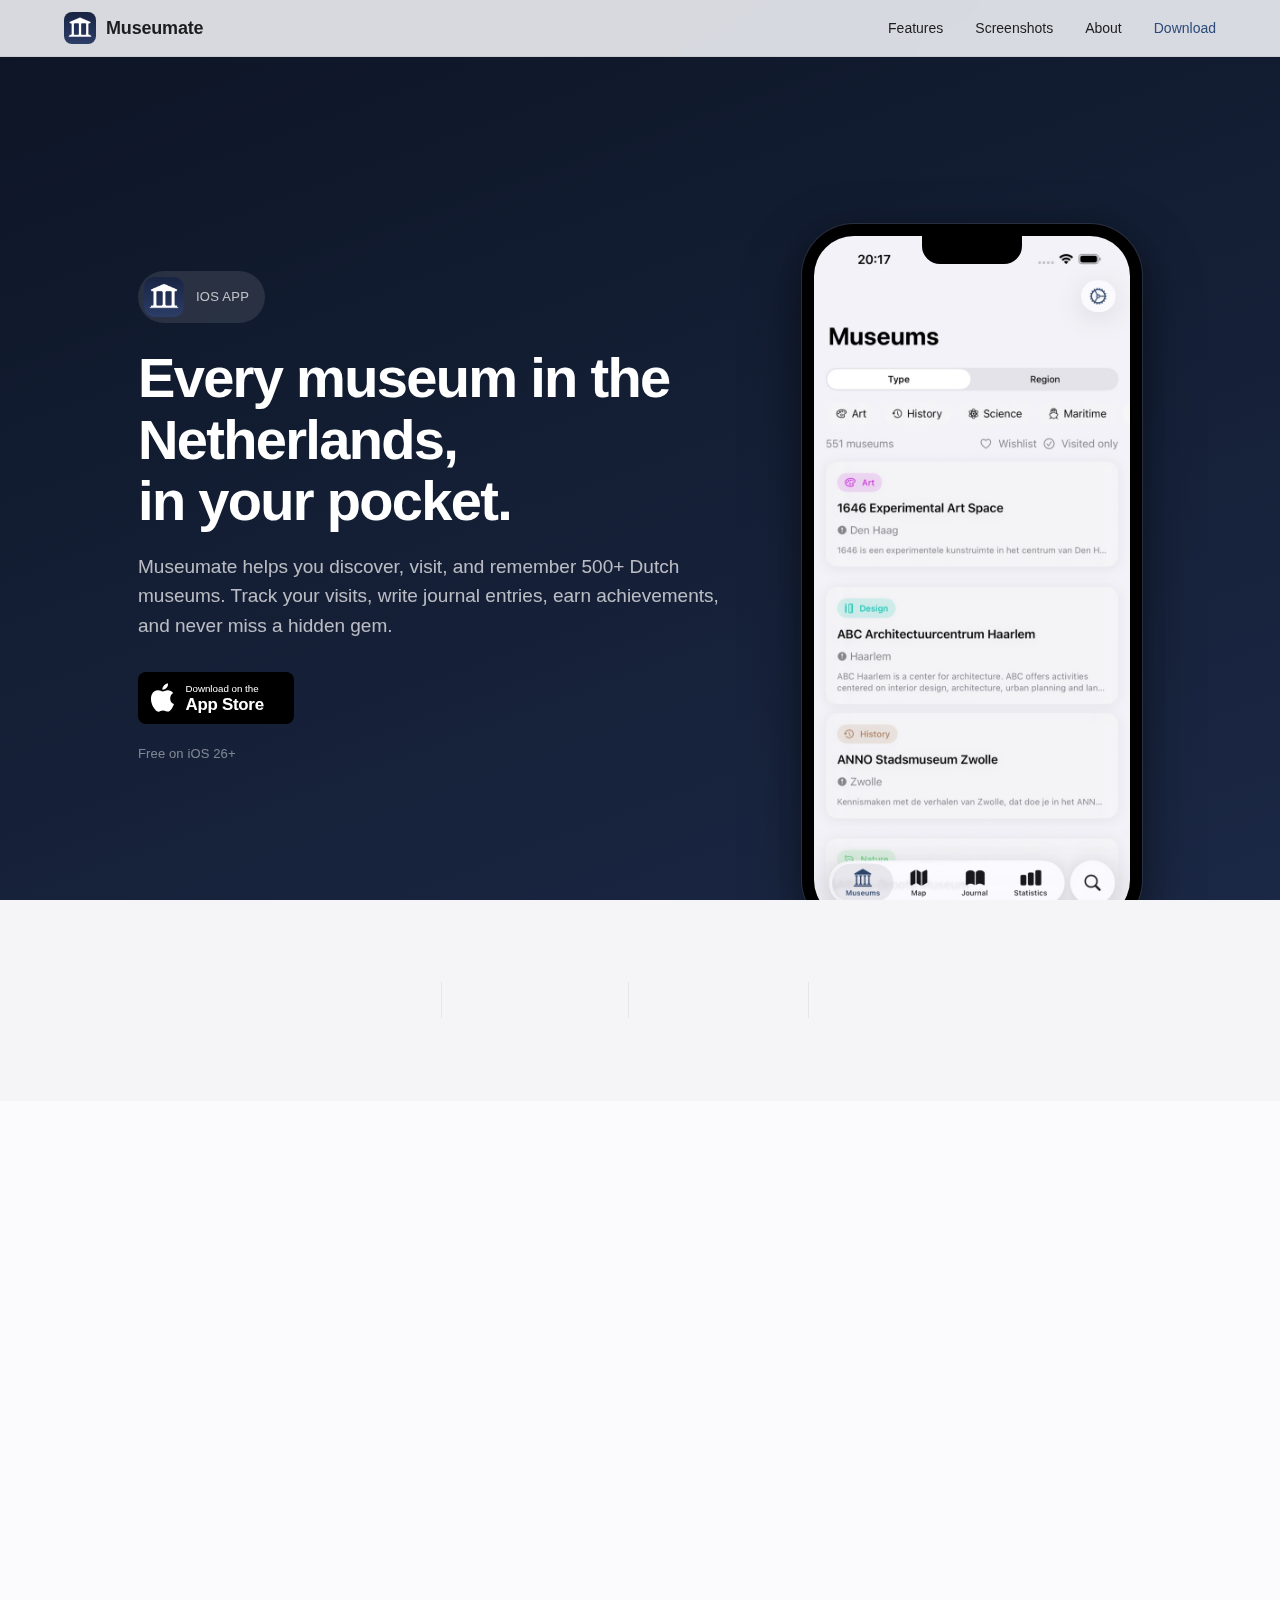
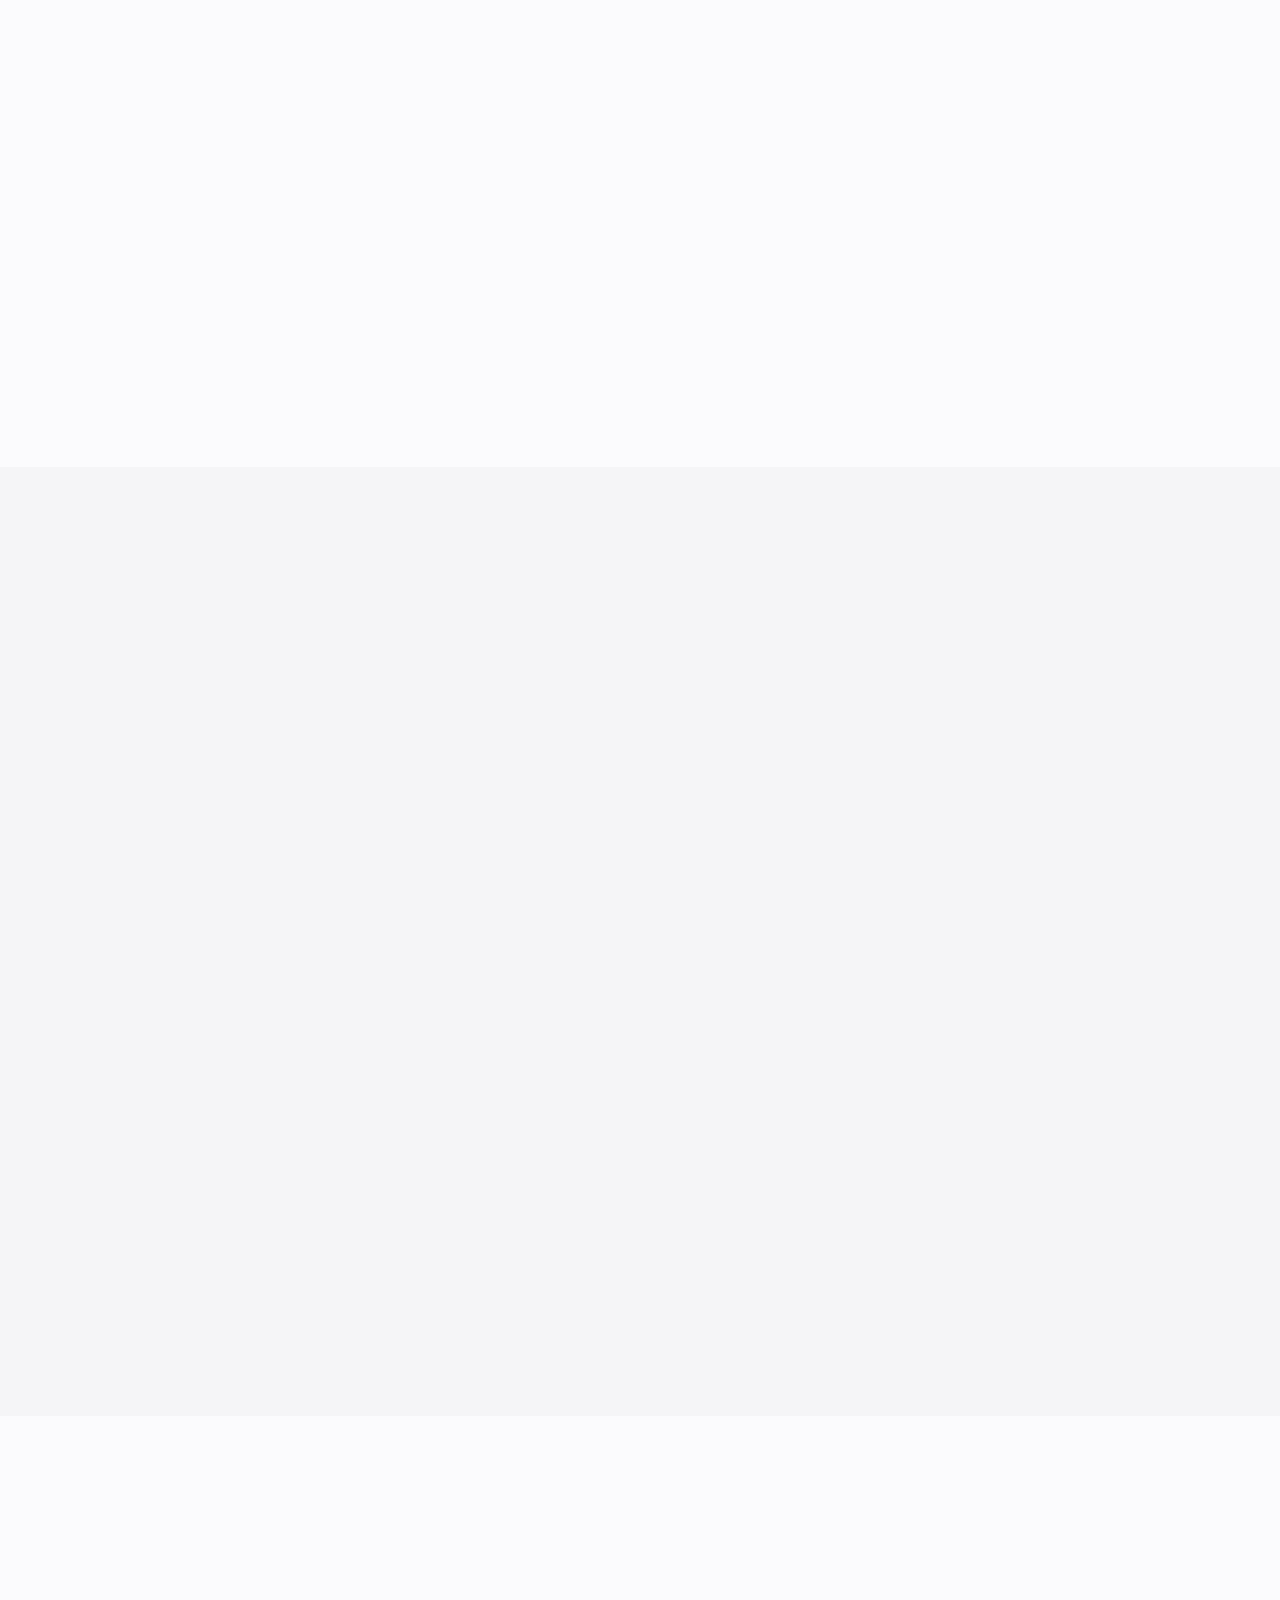
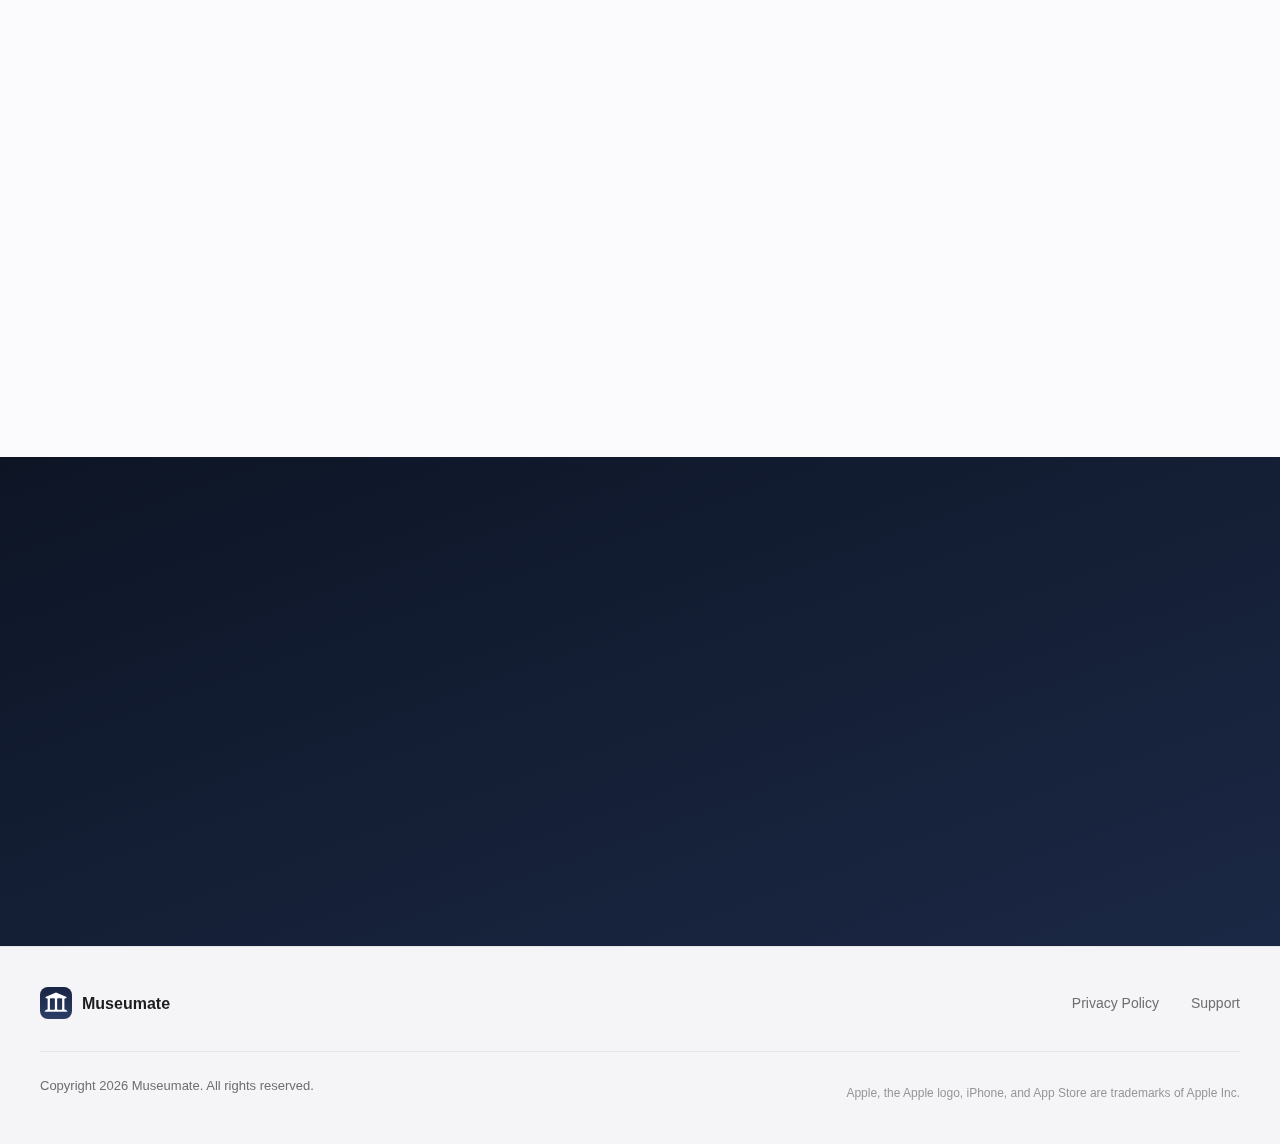
<file: museumate/index.html>
<!doctype html>
<html lang="en">
    <head>
        <meta charset="UTF-8" />
        <meta name="viewport" content="width=device-width, initial-scale=1.0" />
        <title>
            Museumate — Track Your Museum Visits Across the Netherlands
        </title>
        <meta
            name="description"
            content="Museumate is a native iOS app for tracking museum visits across the Netherlands. Browse 500+ Dutch museums, mark visits, write journal entries, and track your progress."
        />
        <meta
            name="theme-color"
            content="#1b2845"
            media="(prefers-color-scheme: light)"
        />
        <meta
            name="theme-color"
            content="#0d1525"
            media="(prefers-color-scheme: dark)"
        />
        <meta
            property="og:title"
            content="Museumate — Track Your Museum Visits Across the Netherlands"
        />
        <meta
            property="og:description"
            content="Browse 500+ Dutch museums, mark visits, write journal entries with photos, and track your progress with statistics and achievements."
        />
        <meta property="og:image" content="images/app-icon.png" />
        <meta property="og:type" content="website" />
        <meta name="twitter:card" content="summary_large_image" />
        <meta
            name="twitter:title"
            content="Museumate — Track Your Museum Visits"
        />
        <meta
            name="twitter:description"
            content="The companion app for exploring every museum in the Netherlands."
        />
        <link
            rel="icon"
            type="image/png"
            sizes="180x180"
            href="images/app-icon.png"
        />
        <link rel="apple-touch-icon" href="images/app-icon.png" />
        <link rel="stylesheet" href="css/style.css" />
    </head>
    <body>
        <!-- Navigation -->
        <nav class="nav" id="nav">
            <div class="nav__container">
                <a href="#" class="nav__logo">
                    <img
                        src="images/app-icon.png"
                        alt="Museumate app icon"
                        class="nav__icon"
                        width="32"
                        height="32"
                    />
                    <span class="nav__name">Museumate</span>
                </a>
                <button
                    class="nav__toggle"
                    id="nav-toggle"
                    aria-label="Toggle navigation menu"
                    aria-expanded="false"
                >
                    <span class="nav__toggle-bar"></span>
                    <span class="nav__toggle-bar"></span>
                    <span class="nav__toggle-bar"></span>
                </button>
                <ul class="nav__links" id="nav-links">
                    <li><a href="#features" class="nav__link">Features</a></li>
                    <li>
                        <a href="#screenshots" class="nav__link">Screenshots</a>
                    </li>
                    <li><a href="#about" class="nav__link">About</a></li>
                    <li>
                        <a href="#" class="nav__link nav__link--cta"
                            >Download</a
                        >
                    </li>
                </ul>
            </div>
        </nav>

        <main>
            <!-- Hero Section -->
            <section class="hero" id="hero">
                <div class="hero__content">
                    <div class="hero__text">
                        <div class="hero__badge">
                            <img
                                src="images/app-icon.png"
                                alt=""
                                class="hero__badge-icon"
                                width="64"
                                height="64"
                            />
                            <span class="hero__badge-label">iOS App</span>
                        </div>
                        <h1 class="hero__title">
                            Every museum in the Netherlands,<br />
                            in your pocket.
                        </h1>
                        <p class="hero__subtitle">
                            Museumate helps you discover, visit, and remember
                            500+ Dutch museums. Track your visits, write journal
                            entries, earn achievements, and never miss a hidden
                            gem.
                        </p>
                        <div class="hero__actions">
                            <a
                                href="https://apps.apple.com/us/app/museumate/id6758897507"
                                class="app-store-badge"
                                aria-label="Download on the App Store"
                            >
                                <svg
                                    viewBox="0 0 120 40"
                                    width="156"
                                    height="52"
                                    role="img"
                                    aria-hidden="true"
                                >
                                    <rect
                                        width="120"
                                        height="40"
                                        rx="6"
                                        fill="#000"
                                    />
                                    <g fill="#fff">
                                        <path
                                            d="M24.769 20.3a4.949 4.949 0 0 1 2.356-4.151 5.066 5.066 0 0 0-3.99-2.158c-1.68-.176-3.308 1.005-4.164 1.005-.872 0-2.19-.988-3.608-.958a5.315 5.315 0 0 0-4.473 2.728c-1.934 3.348-.491 8.269 1.361 10.976.927 1.325 2.01 2.805 3.428 2.753 1.387-.058 1.905-.885 3.58-.885 1.658 0 2.144.885 3.59.852 1.489-.025 2.426-1.332 3.32-2.669a10.962 10.962 0 0 0 1.52-3.092 4.782 4.782 0 0 1-2.92-4.4zM22.037 12.21a4.872 4.872 0 0 0 1.115-3.49 4.957 4.957 0 0 0-3.208 1.66 4.636 4.636 0 0 0-1.144 3.36 4.1 4.1 0 0 0 3.237-1.53z"
                                        />
                                        <text
                                            font-family="-apple-system, 'Helvetica Neue', sans-serif"
                                            font-size="7.5"
                                            x="36.5"
                                            y="15.5"
                                            font-weight="400"
                                            letter-spacing="0"
                                        >
                                            Download on the
                                        </text>
                                        <text
                                            font-family="-apple-system, 'Helvetica Neue', sans-serif"
                                            font-size="13"
                                            x="36.5"
                                            y="29"
                                            font-weight="600"
                                            letter-spacing="-0.2"
                                        >
                                            App Store
                                        </text>
                                    </g>
                                </svg>
                            </a>
                            <span class="hero__availability"
                                >Free on iOS 26+</span
                            >
                        </div>
                    </div>
                    <div class="hero__device">
                        <div class="device-frame">
                            <img
                                src="images/screenshot-directory.jpg"
                                alt="Museumate directory screen showing museum listings with type and region filters"
                                class="device-frame__screen"
                                width="390"
                                height="844"
                                loading="eager"
                            />
                        </div>
                    </div>
                </div>
            </section>

            <!-- Stats Bar -->
            <section class="stats" aria-label="App statistics">
                <div class="stats__container">
                    <div class="stats__item fade-in">
                        <span class="stats__number">551</span>
                        <span class="stats__label">Museums</span>
                    </div>
                    <div class="stats__divider" aria-hidden="true"></div>
                    <div class="stats__item fade-in">
                        <span class="stats__number">13</span>
                        <span class="stats__label">Categories</span>
                    </div>
                    <div class="stats__divider" aria-hidden="true"></div>
                    <div class="stats__item fade-in">
                        <span class="stats__number">12</span>
                        <span class="stats__label">Provinces</span>
                    </div>
                    <div class="stats__divider" aria-hidden="true"></div>
                    <div class="stats__item fade-in">
                        <span class="stats__number">18</span>
                        <span class="stats__label">Achievements</span>
                    </div>
                </div>
            </section>

            <!-- Features Section -->
            <section class="features" id="features">
                <div class="features__container">
                    <h2 class="section-title fade-in">
                        Everything you need to explore Dutch museums.
                    </h2>
                    <p class="section-subtitle fade-in">
                        Museumate is your companion for discovering, visiting,
                        and remembering museums across the Netherlands.
                    </p>

                    <div class="features__grid">
                        <div class="feature-card fade-in">
                            <div class="feature-card__icon" aria-hidden="true">
                                <svg
                                    width="28"
                                    height="28"
                                    viewBox="0 0 24 24"
                                    fill="none"
                                    stroke="currentColor"
                                    stroke-width="1.5"
                                    stroke-linecap="round"
                                    stroke-linejoin="round"
                                >
                                    <rect
                                        x="3"
                                        y="3"
                                        width="7"
                                        height="7"
                                        rx="1.5"
                                    />
                                    <rect
                                        x="14"
                                        y="3"
                                        width="7"
                                        height="7"
                                        rx="1.5"
                                    />
                                    <rect
                                        x="3"
                                        y="14"
                                        width="7"
                                        height="7"
                                        rx="1.5"
                                    />
                                    <rect
                                        x="14"
                                        y="14"
                                        width="7"
                                        height="7"
                                        rx="1.5"
                                    />
                                </svg>
                            </div>
                            <h3 class="feature-card__title">
                                Museum Directory
                            </h3>
                            <p class="feature-card__text">
                                Browse all 500+ Dutch museums. Filter by 13
                                types -- from art and history to maritime and
                                science -- and 12 provinces.
                            </p>
                        </div>

                        <div class="feature-card fade-in">
                            <div class="feature-card__icon" aria-hidden="true">
                                <svg
                                    width="28"
                                    height="28"
                                    viewBox="0 0 24 24"
                                    fill="none"
                                    stroke="currentColor"
                                    stroke-width="1.5"
                                    stroke-linecap="round"
                                    stroke-linejoin="round"
                                >
                                    <path d="M20 6L9 17l-5-5" />
                                </svg>
                            </div>
                            <h3 class="feature-card__title">Visit Tracking</h3>
                            <p class="feature-card__text">
                                Mark museums as visited, rate your experience,
                                and build a visual history of your cultural
                                explorations across the country.
                            </p>
                        </div>

                        <div class="feature-card fade-in">
                            <div class="feature-card__icon" aria-hidden="true">
                                <svg
                                    width="28"
                                    height="28"
                                    viewBox="0 0 24 24"
                                    fill="none"
                                    stroke="currentColor"
                                    stroke-width="1.5"
                                    stroke-linecap="round"
                                    stroke-linejoin="round"
                                >
                                    <path d="M12 20h9" />
                                    <path
                                        d="M16.5 3.5a2.121 2.121 0 0 1 3 3L7 19l-4 1 1-4L16.5 3.5z"
                                    />
                                </svg>
                            </div>
                            <h3 class="feature-card__title">Journal</h3>
                            <p class="feature-card__text">
                                Capture your thoughts and photos with rich text
                                journal entries. Every visit becomes a memory
                                you can revisit.
                            </p>
                        </div>

                        <div class="feature-card fade-in">
                            <div class="feature-card__icon" aria-hidden="true">
                                <svg
                                    width="28"
                                    height="28"
                                    viewBox="0 0 24 24"
                                    fill="none"
                                    stroke="currentColor"
                                    stroke-width="1.5"
                                    stroke-linecap="round"
                                    stroke-linejoin="round"
                                >
                                    <path
                                        d="M21 10c0 7-9 13-9 13s-9-6-9-13a9 9 0 0 1 18 0z"
                                    />
                                    <circle cx="12" cy="10" r="3" />
                                </svg>
                            </div>
                            <h3 class="feature-card__title">Interactive Map</h3>
                            <p class="feature-card__text">
                                See every museum on a color-coded map. Filter by
                                type, region, or visited status. Spot clusters
                                and plan your next trip.
                            </p>
                        </div>

                        <div class="feature-card fade-in">
                            <div class="feature-card__icon" aria-hidden="true">
                                <svg
                                    width="28"
                                    height="28"
                                    viewBox="0 0 24 24"
                                    fill="none"
                                    stroke="currentColor"
                                    stroke-width="1.5"
                                    stroke-linecap="round"
                                    stroke-linejoin="round"
                                >
                                    <path d="M8 21V11h8v10" />
                                    <path d="M4 21h16" />
                                    <path d="M12 3v4" />
                                    <path d="M3 13l4-4 4 4" />
                                    <path d="M13 13l4-4 4 4" />
                                </svg>
                            </div>
                            <h3 class="feature-card__title">Statistics</h3>
                            <p class="feature-card__text">
                                Track your progress with beautiful charts. See
                                visits by type and region, unlock 18 achievement
                                badges, and complete streaks.
                            </p>
                        </div>

                        <div class="feature-card fade-in">
                            <div class="feature-card__icon" aria-hidden="true">
                                <svg
                                    width="28"
                                    height="28"
                                    viewBox="0 0 24 24"
                                    fill="none"
                                    stroke="currentColor"
                                    stroke-width="1.5"
                                    stroke-linecap="round"
                                    stroke-linejoin="round"
                                >
                                    <path
                                        d="M12 22c5.523 0 10-4.477 10-10S17.523 2 12 2 2 6.477 2 12s4.477 10 10 10z"
                                    />
                                    <path
                                        d="M16.24 7.76a6 6 0 0 1 0 8.49m-8.48-.01a6 6 0 0 1 0-8.49"
                                    />
                                    <line x1="12" y1="2" x2="12" y2="6" />
                                    <line x1="12" y1="18" x2="12" y2="22" />
                                </svg>
                            </div>
                            <h3 class="feature-card__title">iCloud Sync</h3>
                            <p class="feature-card__text">
                                Your visits and journal entries sync seamlessly
                                across all your devices via iCloud. Start on
                                iPhone, continue on iPad.
                            </p>
                        </div>
                    </div>
                </div>
            </section>

            <!-- Screenshots Section -->
            <section class="screenshots" id="screenshots">
                <div class="screenshots__container">
                    <h2 class="section-title fade-in">See it in action.</h2>
                    <p class="section-subtitle fade-in">
                        A clean, native interface designed to feel right at home
                        on iOS.
                    </p>

                    <div class="screenshots__gallery">
                        <div class="screenshots__track">
                            <div class="screenshot-item fade-in">
                                <div class="device-frame device-frame--gallery">
                                    <img
                                        src="images/screenshot-directory.jpg"
                                        alt="Museum directory with filter chips for type and region"
                                        class="device-frame__screen"
                                        width="390"
                                        height="844"
                                        loading="lazy"
                                    />
                                </div>
                                <p class="screenshot-item__caption">
                                    Browse & Filter
                                </p>
                            </div>
                            <div class="screenshot-item fade-in">
                                <div class="device-frame device-frame--gallery">
                                    <img
                                        src="images/screenshot-detail.jpg"
                                        alt="Museum detail view showing location, description, and opening hours"
                                        class="device-frame__screen"
                                        width="390"
                                        height="844"
                                        loading="lazy"
                                    />
                                </div>
                                <p class="screenshot-item__caption">
                                    Museum Details
                                </p>
                            </div>
                            <div class="screenshot-item fade-in">
                                <div class="device-frame device-frame--gallery">
                                    <img
                                        src="images/screenshot-map.jpg"
                                        alt="Full map of the Netherlands with color-coded museum pins"
                                        class="device-frame__screen"
                                        width="390"
                                        height="844"
                                        loading="lazy"
                                    />
                                </div>
                                <p class="screenshot-item__caption">
                                    Interactive Map
                                </p>
                            </div>
                            <div class="screenshot-item fade-in">
                                <div class="device-frame device-frame--gallery">
                                    <img
                                        src="images/screenshot-journal.jpg"
                                        alt="Journal tab for writing visit entries"
                                        class="device-frame__screen"
                                        width="390"
                                        height="844"
                                        loading="lazy"
                                    />
                                </div>
                                <p class="screenshot-item__caption">Journal</p>
                            </div>
                            <div class="screenshot-item fade-in">
                                <div class="device-frame device-frame--gallery">
                                    <img
                                        src="images/screenshot-statistics.jpg"
                                        alt="Statistics dashboard with visit charts and achievements"
                                        class="device-frame__screen"
                                        width="390"
                                        height="844"
                                        loading="lazy"
                                    />
                                </div>
                                <p class="screenshot-item__caption">
                                    Statistics
                                </p>
                            </div>
                        </div>
                    </div>
                </div>
            </section>

            <!-- Highlights Section -->
            <section class="highlights" id="about">
                <div class="highlights__container">
                    <h2 class="section-title fade-in">
                        Built with care, for museum lovers.
                    </h2>
                    <p class="section-subtitle fade-in">
                        Museumate is a passion project crafted with native iOS
                        technologies. No subscriptions, no ads, no tracking.
                    </p>

                    <div class="highlights__grid">
                        <div class="highlight fade-in">
                            <h3 class="highlight__title">100% Native</h3>
                            <p class="highlight__text">
                                Built entirely with SwiftUI and SwiftData. No
                                external dependencies, no web views. Fast,
                                smooth, and power-efficient.
                            </p>
                        </div>
                        <div class="highlight fade-in">
                            <h3 class="highlight__title">Bilingual</h3>
                            <p class="highlight__text">
                                Full English and Dutch support. Museum names and
                                descriptions adapt to your preferred language.
                            </p>
                        </div>
                        <div class="highlight fade-in">
                            <h3 class="highlight__title">Accessible</h3>
                            <p class="highlight__text">
                                Complete VoiceOver support, Dynamic Type, and
                                respect for reduced motion preferences. Everyone
                                is welcome.
                            </p>
                        </div>
                        <div class="highlight fade-in">
                            <h3 class="highlight__title">Private</h3>
                            <p class="highlight__text">
                                Your data stays on your device and in your
                                personal iCloud. No analytics, no third-party
                                services, no compromises.
                            </p>
                        </div>
                    </div>
                </div>
            </section>

            <!-- CTA Section -->
            <section class="cta">
                <div class="cta__container fade-in">
                    <img
                        src="images/app-icon.png"
                        alt=""
                        class="cta__icon"
                        width="96"
                        height="96"
                    />
                    <h2 class="cta__title">Start your museum journey today.</h2>
                    <p class="cta__text">
                        Download Museumate for free and discover every museum
                        the Netherlands has to offer.
                    </p>
                    <a
                        href="https://apps.apple.com/us/app/museumate/id6758897507"
                        class="app-store-badge app-store-badge--large"
                        aria-label="Download on the App Store"
                    >
                        <svg
                            viewBox="0 0 120 40"
                            width="180"
                            height="60"
                            role="img"
                            aria-hidden="true"
                        >
                            <rect width="120" height="40" rx="6" fill="#000" />
                            <g fill="#fff">
                                <path
                                    d="M24.769 20.3a4.949 4.949 0 0 1 2.356-4.151 5.066 5.066 0 0 0-3.99-2.158c-1.68-.176-3.308 1.005-4.164 1.005-.872 0-2.19-.988-3.608-.958a5.315 5.315 0 0 0-4.473 2.728c-1.934 3.348-.491 8.269 1.361 10.976.927 1.325 2.01 2.805 3.428 2.753 1.387-.058 1.905-.885 3.58-.885 1.658 0 2.144.885 3.59.852 1.489-.025 2.426-1.332 3.32-2.669a10.962 10.962 0 0 0 1.52-3.092 4.782 4.782 0 0 1-2.92-4.4zM22.037 12.21a4.872 4.872 0 0 0 1.115-3.49 4.957 4.957 0 0 0-3.208 1.66 4.636 4.636 0 0 0-1.144 3.36 4.1 4.1 0 0 0 3.237-1.53z"
                                />
                                <text
                                    font-family="-apple-system, 'Helvetica Neue', sans-serif"
                                    font-size="7.5"
                                    x="36.5"
                                    y="15.5"
                                    font-weight="400"
                                    letter-spacing="0"
                                >
                                    Download on the
                                </text>
                                <text
                                    font-family="-apple-system, 'Helvetica Neue', sans-serif"
                                    font-size="13"
                                    x="36.5"
                                    y="29"
                                    font-weight="600"
                                    letter-spacing="-0.2"
                                >
                                    App Store
                                </text>
                            </g>
                        </svg>
                    </a>
                </div>
            </section>
        </main>

        <!-- Footer -->
        <footer class="footer">
            <div class="footer__container">
                <div class="footer__top">
                    <div class="footer__brand">
                        <img
                            src="images/app-icon.png"
                            alt=""
                            class="footer__icon"
                            width="40"
                            height="40"
                        />
                        <span class="footer__name">Museumate</span>
                    </div>
                    <nav class="footer__nav" aria-label="Footer navigation">
                        <a href="privacy.html" class="footer__link"
                            >Privacy Policy</a
                        >
                        <a
                            href="http://museumate-support.thoughtvine.nl"
                            class="footer__link"
                            >Support</a
                        >
                    </nav>
                </div>
                <div class="footer__bottom">
                    <p class="footer__copyright">
                        Copyright 2026 Museumate. All rights reserved.
                    </p>
                    <p class="footer__note">
                        Apple, the Apple logo, iPhone, and App Store are
                        trademarks of Apple Inc.
                    </p>
                </div>
            </div>
        </footer>

        <script src="js/main.js" defer></script>
    </body>
</html>
</file>
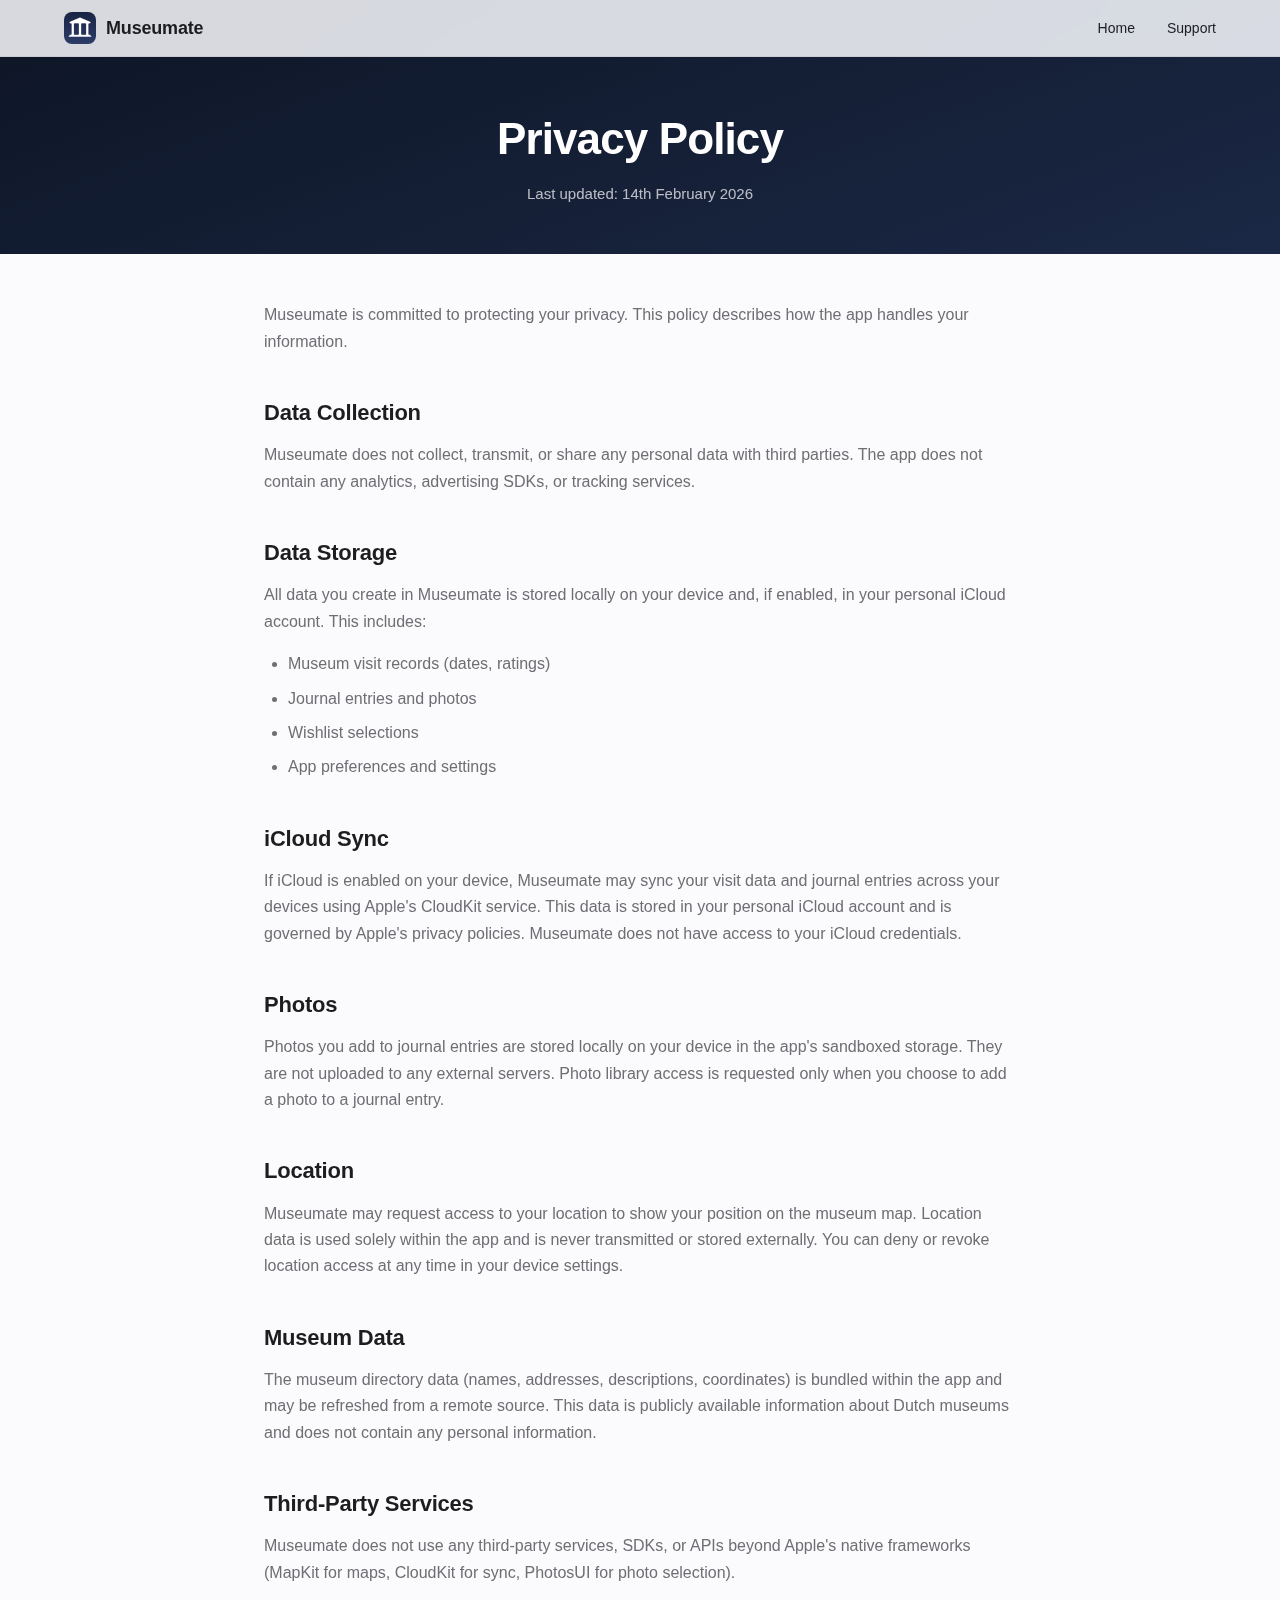
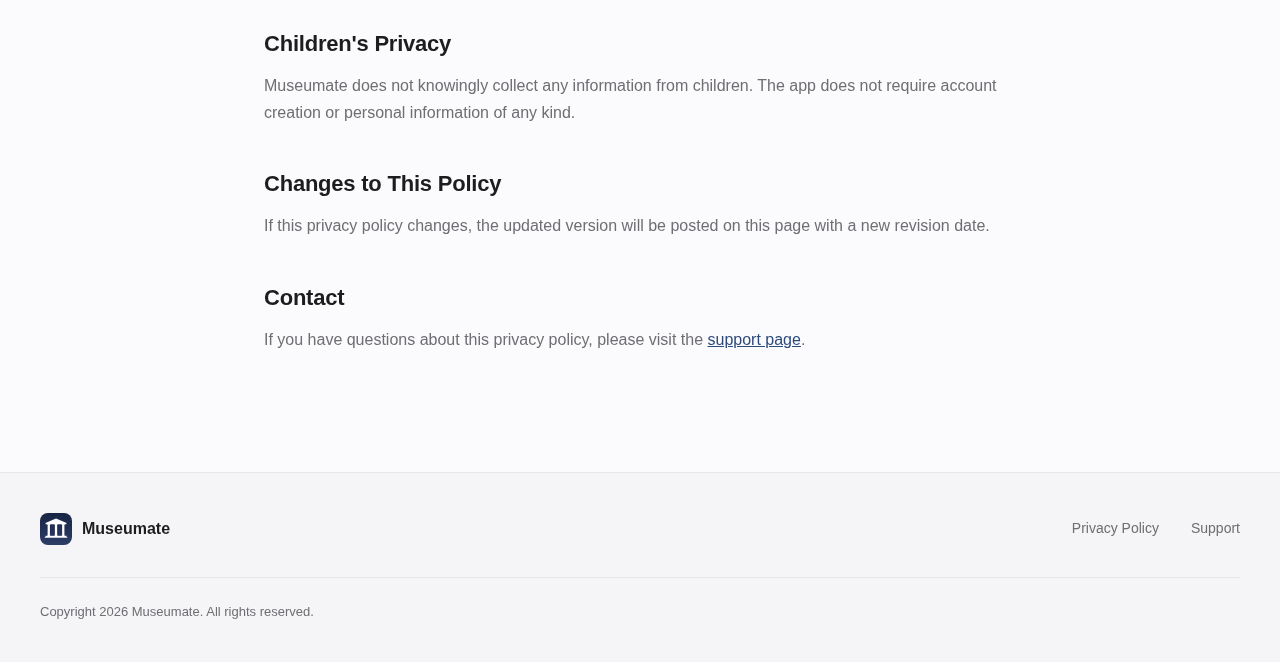
<file: museumate/privacy.html>
<!doctype html>
<html lang="en">
    <head>
        <meta charset="UTF-8" />
        <meta name="viewport" content="width=device-width, initial-scale=1.0" />
        <title>Privacy Policy — Museumate</title>
        <meta
            name="description"
            content="Museumate privacy policy. Learn how your data is handled."
        />
        <meta
            name="theme-color"
            content="#1b2845"
            media="(prefers-color-scheme: light)"
        />
        <meta
            name="theme-color"
            content="#0d1525"
            media="(prefers-color-scheme: dark)"
        />
        <link
            rel="icon"
            type="image/png"
            sizes="180x180"
            href="images/app-icon.png"
        />
        <link rel="apple-touch-icon" href="images/app-icon.png" />
        <link rel="stylesheet" href="css/style.css" />
        <style>
            .page-header {
                background: linear-gradient(
                    160deg,
                    var(--color-hero-gradient-start),
                    var(--color-hero-gradient-end)
                );
                padding: calc(56px + 48px) 24px 48px;
                text-align: center;
            }
            .page-header__title {
                font-family: var(--font-display);
                font-size: clamp(28px, 5vw, 44px);
                font-weight: 700;
                color: var(--color-hero-text);
                letter-spacing: -0.02em;
            }
            .page-header__subtitle {
                font-size: 15px;
                color: var(--color-hero-text-secondary);
                margin-top: 8px;
            }
            .page-content {
                max-width: var(--max-width-narrow);
                margin: 0 auto;
                padding: 48px 24px var(--spacing-section);
            }
            .page-content h2 {
                font-family: var(--font-display);
                font-size: 22px;
                font-weight: 600;
                margin-top: 40px;
                margin-bottom: 12px;
                letter-spacing: -0.01em;
            }
            .page-content p {
                font-size: 16px;
                line-height: 1.65;
                color: var(--color-text-secondary);
                margin-bottom: 16px;
            }
            .page-content ul {
                list-style: disc;
                padding-left: 24px;
                margin-bottom: 16px;
            }
            .page-content li {
                font-size: 16px;
                line-height: 1.65;
                color: var(--color-text-secondary);
                margin-bottom: 8px;
            }
        </style>
    </head>
    <body>
        <nav class="nav" id="nav">
            <div class="nav__container">
                <a href="index.html" class="nav__logo">
                    <img
                        src="images/app-icon.png"
                        alt="Museumate app icon"
                        class="nav__icon"
                        width="32"
                        height="32"
                    />
                    <span class="nav__name">Museumate</span>
                </a>
                <ul
                    class="nav__links"
                    id="nav-links"
                    style="
                        opacity: 1;
                        visibility: visible;
                        position: static;
                        flex-direction: row;
                        gap: 32px;
                        background: none;
                    "
                >
                    <li>
                        <a
                            href="index.html"
                            class="nav__link"
                            style="font-size: 14px"
                            >Home</a
                        >
                    </li>
                    <li>
                        <a
                            href="support.html"
                            class="nav__link"
                            style="font-size: 14px"
                            >Support</a
                        >
                    </li>
                </ul>
            </div>
        </nav>

        <header class="page-header">
            <h1 class="page-header__title">Privacy Policy</h1>
            <p class="page-header__subtitle">
                Last updated: 14th February 2026
            </p>
        </header>

        <main class="page-content">
            <p>
                Museumate is committed to protecting your privacy. This policy
                describes how the app handles your information.
            </p>

            <h2>Data Collection</h2>
            <p>
                Museumate does not collect, transmit, or share any personal data
                with third parties. The app does not contain any analytics,
                advertising SDKs, or tracking services.
            </p>

            <h2>Data Storage</h2>
            <p>
                All data you create in Museumate is stored locally on your
                device and, if enabled, in your personal iCloud account. This
                includes:
            </p>
            <ul>
                <li>Museum visit records (dates, ratings)</li>
                <li>Journal entries and photos</li>
                <li>Wishlist selections</li>
                <li>App preferences and settings</li>
            </ul>

            <h2>iCloud Sync</h2>
            <p>
                If iCloud is enabled on your device, Museumate may sync your
                visit data and journal entries across your devices using Apple's
                CloudKit service. This data is stored in your personal iCloud
                account and is governed by Apple's privacy policies. Museumate
                does not have access to your iCloud credentials.
            </p>

            <h2>Photos</h2>
            <p>
                Photos you add to journal entries are stored locally on your
                device in the app's sandboxed storage. They are not uploaded to
                any external servers. Photo library access is requested only
                when you choose to add a photo to a journal entry.
            </p>

            <h2>Location</h2>
            <p>
                Museumate may request access to your location to show your
                position on the museum map. Location data is used solely within
                the app and is never transmitted or stored externally. You can
                deny or revoke location access at any time in your device
                settings.
            </p>

            <h2>Museum Data</h2>
            <p>
                The museum directory data (names, addresses, descriptions,
                coordinates) is bundled within the app and may be refreshed from
                a remote source. This data is publicly available information
                about Dutch museums and does not contain any personal
                information.
            </p>

            <h2>Third-Party Services</h2>
            <p>
                Museumate does not use any third-party services, SDKs, or APIs
                beyond Apple's native frameworks (MapKit for maps, CloudKit for
                sync, PhotosUI for photo selection).
            </p>

            <h2>Children's Privacy</h2>
            <p>
                Museumate does not knowingly collect any information from
                children. The app does not require account creation or personal
                information of any kind.
            </p>

            <h2>Changes to This Policy</h2>
            <p>
                If this privacy policy changes, the updated version will be
                posted on this page with a new revision date.
            </p>

            <h2>Contact</h2>
            <p>
                If you have questions about this privacy policy, please visit
                the
                <a
                    href="support.html"
                    style="
                        color: var(--color-accent-light);
                        text-decoration: underline;
                    "
                    >support page</a
                >.
            </p>
        </main>

        <footer class="footer">
            <div class="footer__container">
                <div class="footer__top">
                    <div class="footer__brand">
                        <img
                            src="images/app-icon.png"
                            alt=""
                            class="footer__icon"
                            width="32"
                            height="32"
                        />
                        <span class="footer__name">Museumate</span>
                    </div>
                    <nav class="footer__nav" aria-label="Footer navigation">
                        <a href="privacy.html" class="footer__link"
                            >Privacy Policy</a
                        >
                        <a
                            href="http://museumate-support.thoughtvine.nl"
                            class="footer__link"
                            >Support</a
                        >
                    </nav>
                </div>
                <div class="footer__bottom">
                    <p class="footer__copyright">
                        Copyright 2026 Museumate. All rights reserved.
                    </p>
                </div>
            </div>
        </footer>
    </body>
</html>
</file>
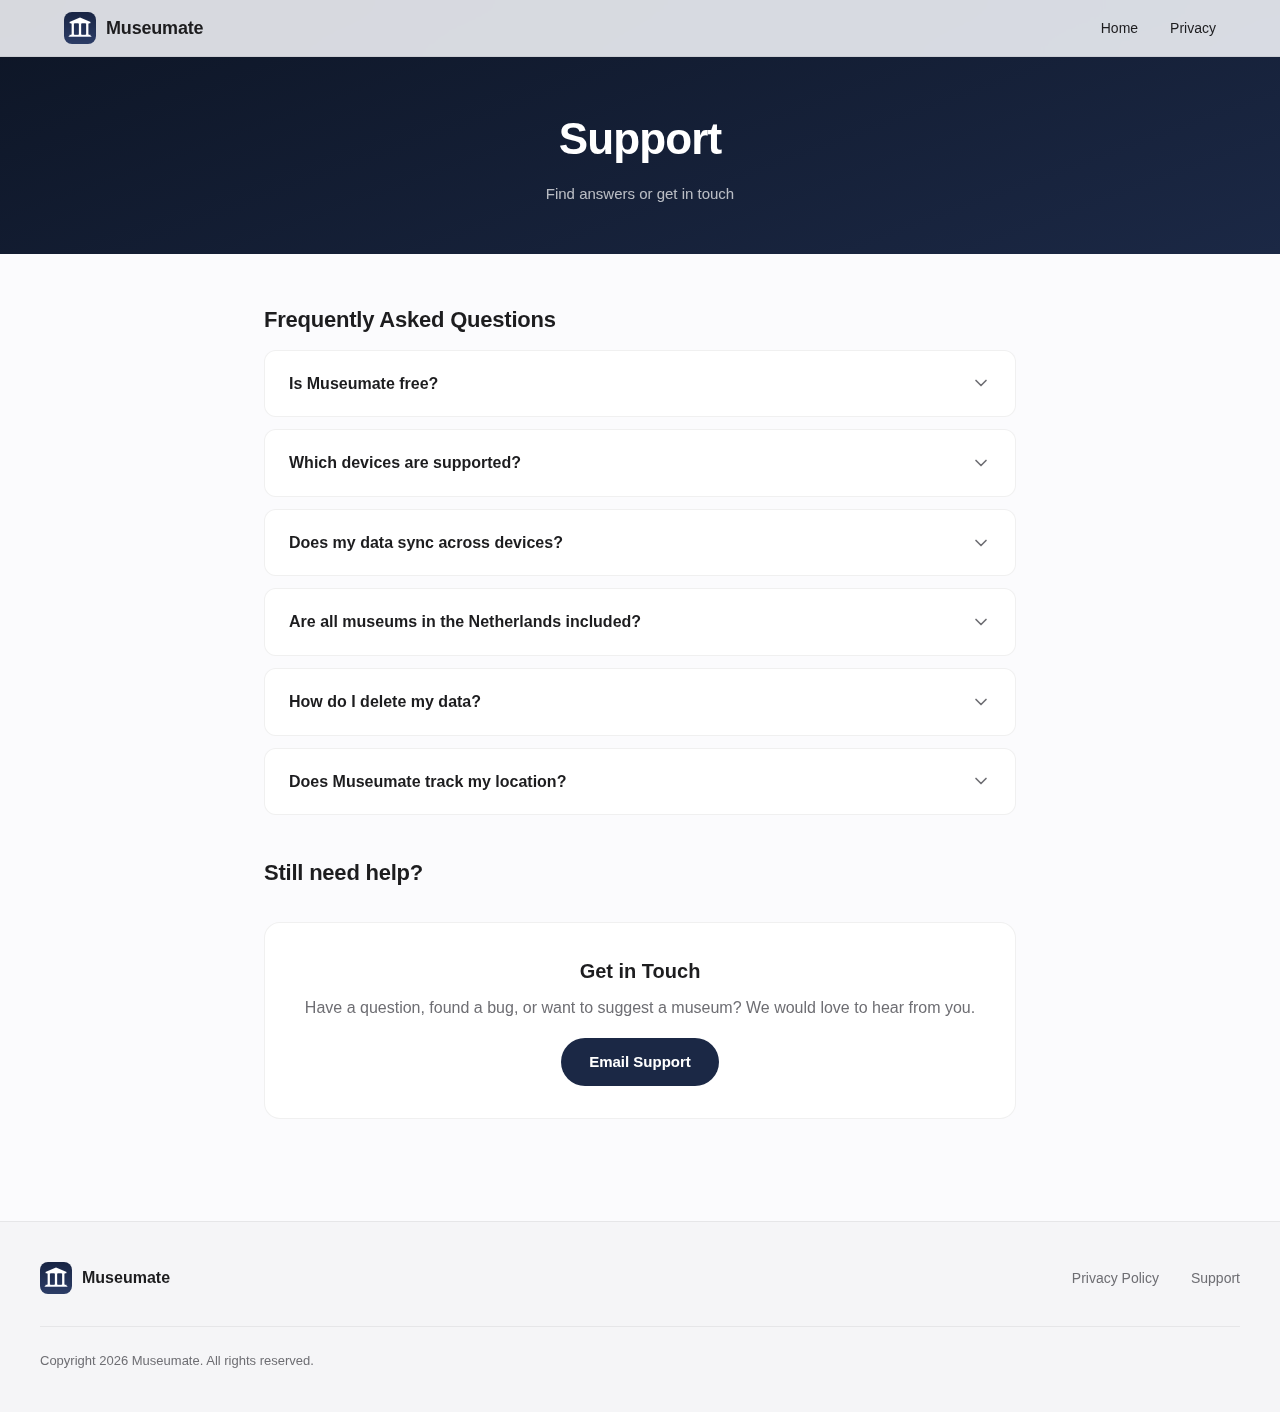
<file: museumate/support.html>
<!doctype html>
<html lang="en">
    <head>
        <meta charset="UTF-8" />
        <meta name="viewport" content="width=device-width, initial-scale=1.0" />
        <title>Support — Museumate</title>
        <meta
            name="description"
            content="Get help with Museumate. Find answers to common questions or get in touch."
        />
        <meta
            name="theme-color"
            content="#1b2845"
            media="(prefers-color-scheme: light)"
        />
        <meta
            name="theme-color"
            content="#0d1525"
            media="(prefers-color-scheme: dark)"
        />
        <link
            rel="icon"
            type="image/png"
            sizes="180x180"
            href="images/app-icon.png"
        />
        <link rel="apple-touch-icon" href="images/app-icon.png" />
        <link rel="stylesheet" href="css/style.css" />
        <style>
            .page-header {
                background: linear-gradient(
                    160deg,
                    var(--color-hero-gradient-start),
                    var(--color-hero-gradient-end)
                );
                padding: calc(56px + 48px) 24px 48px;
                text-align: center;
            }
            .page-header__title {
                font-family: var(--font-display);
                font-size: clamp(28px, 5vw, 44px);
                font-weight: 700;
                color: var(--color-hero-text);
                letter-spacing: -0.02em;
            }
            .page-header__subtitle {
                font-size: 15px;
                color: var(--color-hero-text-secondary);
                margin-top: 8px;
            }
            .page-content {
                max-width: var(--max-width-narrow);
                margin: 0 auto;
                padding: 48px 24px var(--spacing-section);
            }
            .page-content h2 {
                font-family: var(--font-display);
                font-size: 22px;
                font-weight: 600;
                margin-top: 40px;
                margin-bottom: 12px;
                letter-spacing: -0.01em;
            }
            .page-content h2:first-child {
                margin-top: 0;
            }
            .page-content p {
                font-size: 16px;
                line-height: 1.65;
                color: var(--color-text-secondary);
                margin-bottom: 16px;
            }

            /* FAQ accordion */
            .faq-item {
                border: 1px solid var(--color-border);
                border-radius: var(--radius-sm);
                margin-bottom: 12px;
                overflow: hidden;
                background: var(--color-card-bg);
            }
            .faq-item__question {
                width: 100%;
                text-align: left;
                padding: 20px 24px;
                font-family: var(--font-display);
                font-size: 16px;
                font-weight: 600;
                display: flex;
                justify-content: space-between;
                align-items: center;
                gap: 16px;
                cursor: pointer;
                transition: background var(--transition-fast);
            }
            .faq-item__question:hover {
                background: var(--color-bg-alt);
            }
            .faq-item__chevron {
                width: 20px;
                height: 20px;
                flex-shrink: 0;
                transition: transform var(--transition-normal);
                color: var(--color-text-secondary);
            }
            .faq-item.is-open .faq-item__chevron {
                transform: rotate(180deg);
            }
            .faq-item__answer {
                max-height: 0;
                overflow: hidden;
                transition: max-height 0.3s ease;
            }
            .faq-item.is-open .faq-item__answer {
                max-height: 400px;
            }
            .faq-item__answer-inner {
                padding: 0 24px 20px;
                font-size: 15px;
                line-height: 1.6;
                color: var(--color-text-secondary);
            }
            @media (prefers-reduced-motion: reduce) {
                .faq-item__answer {
                    transition: none;
                }
                .faq-item__chevron {
                    transition: none;
                }
            }

            .contact-card {
                background: var(--color-card-bg);
                border: 1px solid var(--color-border);
                border-radius: var(--radius-md);
                padding: 32px;
                text-align: center;
                margin-top: 32px;
            }
            .contact-card__title {
                font-family: var(--font-display);
                font-size: 20px;
                font-weight: 600;
                margin-bottom: 8px;
            }
            .contact-card__text {
                font-size: 15px;
                color: var(--color-text-secondary);
                margin-bottom: 20px;
            }
            .contact-card__link {
                display: inline-block;
                padding: 12px 28px;
                background: var(--color-accent);
                color: #fff;
                border-radius: 100px;
                font-size: 15px;
                font-weight: 600;
                transition:
                    opacity var(--transition-fast),
                    transform var(--transition-fast);
            }
            .contact-card__link:hover {
                opacity: 0.85;
                transform: scale(1.02);
            }
            @media (prefers-reduced-motion: reduce) {
                .contact-card__link:hover {
                    transform: none;
                }
            }
        </style>
    </head>
    <body>
        <nav class="nav" id="nav">
            <div class="nav__container">
                <a href="index.html" class="nav__logo">
                    <img
                        src="images/app-icon.png"
                        alt="Museumate app icon"
                        class="nav__icon"
                        width="32"
                        height="32"
                    />
                    <span class="nav__name">Museumate</span>
                </a>
                <ul
                    class="nav__links"
                    id="nav-links"
                    style="
                        opacity: 1;
                        visibility: visible;
                        position: static;
                        flex-direction: row;
                        gap: 32px;
                        background: none;
                    "
                >
                    <li>
                        <a
                            href="index.html"
                            class="nav__link"
                            style="font-size: 14px"
                            >Home</a
                        >
                    </li>
                    <li>
                        <a
                            href="privacy.html"
                            class="nav__link"
                            style="font-size: 14px"
                            >Privacy</a
                        >
                    </li>
                </ul>
            </div>
        </nav>

        <header class="page-header">
            <h1 class="page-header__title">Support</h1>
            <p class="page-header__subtitle">Find answers or get in touch</p>
        </header>

        <main class="page-content">
            <h2>Frequently Asked Questions</h2>

            <div class="faq-item">
                <button class="faq-item__question" aria-expanded="false">
                    <span>Is Museumate free?</span>
                    <svg
                        class="faq-item__chevron"
                        viewBox="0 0 24 24"
                        fill="none"
                        stroke="currentColor"
                        stroke-width="2"
                        stroke-linecap="round"
                        stroke-linejoin="round"
                    >
                        <polyline points="6 9 12 15 18 9"></polyline>
                    </svg>
                </button>
                <div class="faq-item__answer">
                    <div class="faq-item__answer-inner">
                        Yes, Museumate is completely free to download and use.
                        There are no in-app purchases, subscriptions, or ads.
                    </div>
                </div>
            </div>

            <div class="faq-item">
                <button class="faq-item__question" aria-expanded="false">
                    <span>Which devices are supported?</span>
                    <svg
                        class="faq-item__chevron"
                        viewBox="0 0 24 24"
                        fill="none"
                        stroke="currentColor"
                        stroke-width="2"
                        stroke-linecap="round"
                        stroke-linejoin="round"
                    >
                        <polyline points="6 9 12 15 18 9"></polyline>
                    </svg>
                </button>
                <div class="faq-item__answer">
                    <div class="faq-item__answer-inner">
                        Museumate requires iOS 26 or later. It runs on iPhone
                        and is optimized for all current iPhone models.
                    </div>
                </div>
            </div>

            <div class="faq-item">
                <button class="faq-item__question" aria-expanded="false">
                    <span>Does my data sync across devices?</span>
                    <svg
                        class="faq-item__chevron"
                        viewBox="0 0 24 24"
                        fill="none"
                        stroke="currentColor"
                        stroke-width="2"
                        stroke-linecap="round"
                        stroke-linejoin="round"
                    >
                        <polyline points="6 9 12 15 18 9"></polyline>
                    </svg>
                </button>
                <div class="faq-item__answer">
                    <div class="faq-item__answer-inner">
                        Yes. If iCloud is enabled on your device, your visits
                        and journal entries sync automatically across all your
                        Apple devices signed in to the same iCloud account.
                    </div>
                </div>
            </div>

            <div class="faq-item">
                <button class="faq-item__question" aria-expanded="false">
                    <span>Are all museums in the Netherlands included?</span>
                    <svg
                        class="faq-item__chevron"
                        viewBox="0 0 24 24"
                        fill="none"
                        stroke="currentColor"
                        stroke-width="2"
                        stroke-linecap="round"
                        stroke-linejoin="round"
                    >
                        <polyline points="6 9 12 15 18 9"></polyline>
                    </svg>
                </button>
                <div class="faq-item__answer">
                    <div class="faq-item__answer-inner">
                        Museumate includes 323 museums across all 12 Dutch
                        provinces, covering 13 different categories. The
                        directory is periodically updated. If you notice a
                        museum that is missing, please let us know.
                    </div>
                </div>
            </div>

            <div class="faq-item">
                <button class="faq-item__question" aria-expanded="false">
                    <span>How do I delete my data?</span>
                    <svg
                        class="faq-item__chevron"
                        viewBox="0 0 24 24"
                        fill="none"
                        stroke="currentColor"
                        stroke-width="2"
                        stroke-linecap="round"
                        stroke-linejoin="round"
                    >
                        <polyline points="6 9 12 15 18 9"></polyline>
                    </svg>
                </button>
                <div class="faq-item__answer">
                    <div class="faq-item__answer-inner">
                        You can delete individual visits and journal entries
                        within the app. To remove all data, you can delete and
                        reinstall the app. If iCloud sync is enabled, you can
                        also remove the app's data from iCloud via Settings on
                        your device.
                    </div>
                </div>
            </div>

            <div class="faq-item">
                <button class="faq-item__question" aria-expanded="false">
                    <span>Does Museumate track my location?</span>
                    <svg
                        class="faq-item__chevron"
                        viewBox="0 0 24 24"
                        fill="none"
                        stroke="currentColor"
                        stroke-width="2"
                        stroke-linecap="round"
                        stroke-linejoin="round"
                    >
                        <polyline points="6 9 12 15 18 9"></polyline>
                    </svg>
                </button>
                <div class="faq-item__answer">
                    <div class="faq-item__answer-inner">
                        Museumate only uses your location while the app is open
                        and only if you grant permission. Location data is used
                        solely to show your position on the map and is never
                        stored or transmitted.
                    </div>
                </div>
            </div>

            <h2>Still need help?</h2>

            <div class="contact-card">
                <h3 class="contact-card__title">Get in Touch</h3>
                <p class="contact-card__text">
                    Have a question, found a bug, or want to suggest a museum?
                    We would love to hear from you.
                </p>
                <a
                    href="mailto:support@museumate.app"
                    class="contact-card__link"
                    >Email Support</a
                >
            </div>
        </main>

        <footer class="footer">
            <div class="footer__container">
                <div class="footer__top">
                    <div class="footer__brand">
                        <img
                            src="images/app-icon.png"
                            alt=""
                            class="footer__icon"
                            width="32"
                            height="32"
                        />
                        <span class="footer__name">Museumate</span>
                    </div>
                    <nav class="footer__nav" aria-label="Footer navigation">
                        <a href="privacy.html" class="footer__link"
                            >Privacy Policy</a
                        >
                        <a href="support.html" class="footer__link">Support</a>
                    </nav>
                </div>
                <div class="footer__bottom">
                    <p class="footer__copyright">
                        Copyright 2026 Museumate. All rights reserved.
                    </p>
                </div>
            </div>
        </footer>

        <script>
            // FAQ accordion
            document
                .querySelectorAll(".faq-item__question")
                .forEach(function (btn) {
                    btn.addEventListener("click", function () {
                        var item = this.closest(".faq-item");
                        var isOpen = item.classList.toggle("is-open");
                        this.setAttribute("aria-expanded", String(isOpen));
                    });
                });
        </script>
    </body>
</html>
</file>
<file: museumate/css/style.css>
/* ==========================================================================
   Museumate Landing Page — Stylesheet
   Mobile-first, responsive, dark mode support, no dependencies.
   ========================================================================== */

/* ---------- Custom Properties ---------- */
:root {
  --color-bg: #fbfbfd;
  --color-bg-alt: #f5f5f7;
  --color-text: #1d1d1f;
  --color-text-secondary: #6e6e73;
  --color-accent: #1b2845;
  --color-accent-light: #2d4a7a;
  --color-accent-lighter: #3a5f9a;
  --color-surface: #ffffff;
  --color-border: rgba(0, 0, 0, 0.06);
  --color-shadow: rgba(0, 0, 0, 0.06);
  --color-nav-bg: rgba(251, 251, 253, 0.85);
  --color-hero-gradient-start: #0d1525;
  --color-hero-gradient-end: #1b2845;
  --color-hero-text: #ffffff;
  --color-hero-text-secondary: rgba(255, 255, 255, 0.7);
  --color-card-bg: #ffffff;
  --color-stats-bg: #f5f5f7;
  --color-highlight-border: rgba(27, 40, 69, 0.1);

  --font-display: -apple-system, BlinkMacSystemFont, 'SF Pro Display', 'Segoe UI', sans-serif;
  --font-body: -apple-system, BlinkMacSystemFont, 'SF Pro Text', 'Segoe UI', sans-serif;

  --max-width: 1200px;
  --max-width-narrow: 800px;
  --spacing-section: clamp(64px, 8vw, 120px);
  --radius-sm: 12px;
  --radius-md: 16px;
  --radius-lg: 24px;
  --radius-xl: 32px;

  --transition-fast: 0.2s ease;
  --transition-normal: 0.3s ease;
}

@media (prefers-color-scheme: dark) {
  :root {
    --color-bg: #000000;
    --color-bg-alt: #0d1117;
    --color-text: #f5f5f7;
    --color-text-secondary: #98989d;
    --color-surface: #1c1c1e;
    --color-border: rgba(255, 255, 255, 0.08);
    --color-shadow: rgba(0, 0, 0, 0.3);
    --color-nav-bg: rgba(0, 0, 0, 0.85);
    --color-card-bg: #1c1c1e;
    --color-stats-bg: #0d1117;
    --color-highlight-border: rgba(255, 255, 255, 0.08);
    --color-accent-light: #4a7fc7;
    --color-accent-lighter: #6b9fe0;
  }
}


/* ---------- Reset & Base ---------- */
*,
*::before,
*::after {
  box-sizing: border-box;
  margin: 0;
  padding: 0;
}

html {
  scroll-behavior: smooth;
  -webkit-text-size-adjust: 100%;
}

@media (prefers-reduced-motion: reduce) {
  html {
    scroll-behavior: auto;
  }
}

body {
  font-family: var(--font-body);
  font-size: 16px;
  line-height: 1.6;
  color: var(--color-text);
  background-color: var(--color-bg);
  -webkit-font-smoothing: antialiased;
  -moz-osx-font-smoothing: grayscale;
  overflow-x: hidden;
}

img {
  display: block;
  max-width: 100%;
  height: auto;
}

a {
  color: inherit;
  text-decoration: none;
}

ul {
  list-style: none;
}

button {
  font: inherit;
  border: none;
  background: none;
  cursor: pointer;
  color: inherit;
}

/* Focus styles */
:focus-visible {
  outline: 2px solid var(--color-accent-light);
  outline-offset: 3px;
  border-radius: 4px;
}


/* ---------- Typography ---------- */
.section-title {
  font-family: var(--font-display);
  font-size: clamp(28px, 5vw, 48px);
  font-weight: 700;
  line-height: 1.15;
  letter-spacing: -0.02em;
  color: var(--color-text);
  text-align: center;
  max-width: 700px;
  margin: 0 auto;
}

.section-subtitle {
  font-family: var(--font-body);
  font-size: clamp(16px, 2.5vw, 20px);
  line-height: 1.5;
  color: var(--color-text-secondary);
  text-align: center;
  max-width: 560px;
  margin: 16px auto 0;
}


/* ---------- Animations ---------- */
.fade-in {
  opacity: 0;
  transform: translateY(24px);
  transition: opacity 0.6s ease, transform 0.6s ease;
}

.fade-in.is-visible {
  opacity: 1;
  transform: translateY(0);
}

@media (prefers-reduced-motion: reduce) {
  .fade-in {
    opacity: 1;
    transform: none;
    transition: none;
  }
}


/* ---------- Navigation ---------- */
.nav {
  position: fixed;
  top: 0;
  left: 0;
  right: 0;
  z-index: 100;
  background: var(--color-nav-bg);
  backdrop-filter: saturate(180%) blur(20px);
  -webkit-backdrop-filter: saturate(180%) blur(20px);
  border-bottom: 1px solid var(--color-border);
  transition: background var(--transition-normal);
}

.nav__container {
  max-width: var(--max-width);
  margin: 0 auto;
  padding: 0 24px;
  height: 56px;
  display: flex;
  align-items: center;
  justify-content: space-between;
}

.nav__logo {
  display: flex;
  align-items: center;
  gap: 10px;
  z-index: 101;
}

.nav__icon {
  width: 32px;
  height: 32px;
  border-radius: 8px;
}

.nav__name {
  font-family: var(--font-display);
  font-size: 18px;
  font-weight: 600;
  letter-spacing: -0.01em;
}

.nav__toggle {
  display: flex;
  flex-direction: column;
  gap: 5px;
  padding: 8px;
  z-index: 101;
}

.nav__toggle-bar {
  display: block;
  width: 20px;
  height: 1.5px;
  background: var(--color-text);
  border-radius: 1px;
  transition: transform var(--transition-normal), opacity var(--transition-normal);
}

.nav__toggle.is-active .nav__toggle-bar:nth-child(1) {
  transform: translateY(6.5px) rotate(45deg);
}

.nav__toggle.is-active .nav__toggle-bar:nth-child(2) {
  opacity: 0;
}

.nav__toggle.is-active .nav__toggle-bar:nth-child(3) {
  transform: translateY(-6.5px) rotate(-45deg);
}

.nav__links {
  position: fixed;
  top: 0;
  left: 0;
  right: 0;
  bottom: 0;
  background: var(--color-bg);
  display: flex;
  flex-direction: column;
  align-items: center;
  justify-content: center;
  gap: 32px;
  opacity: 0;
  visibility: hidden;
  transition: opacity var(--transition-normal), visibility var(--transition-normal);
}

.nav__links.is-open {
  opacity: 1;
  visibility: visible;
}

.nav__link {
  font-family: var(--font-display);
  font-size: 24px;
  font-weight: 500;
  transition: color var(--transition-fast);
}

.nav__link:hover {
  color: var(--color-accent-light);
}

.nav__link--cta {
  color: var(--color-accent-light);
}

@media (min-width: 768px) {
  .nav__toggle {
    display: none;
  }

  .nav__links {
    position: static;
    flex-direction: row;
    gap: 32px;
    opacity: 1;
    visibility: visible;
    background: none;
  }

  .nav__link {
    font-size: 14px;
    font-weight: 500;
  }
}


/* ---------- Hero ---------- */
.hero {
  background: linear-gradient(160deg, var(--color-hero-gradient-start), var(--color-hero-gradient-end));
  padding: calc(56px + 48px) 24px 0;
  overflow: hidden;
  min-height: 100vh;
  min-height: 100dvh;
  display: flex;
  align-items: center;
}

.hero__content {
  max-width: var(--max-width);
  margin: 0 auto;
  display: flex;
  flex-direction: column;
  align-items: center;
  text-align: center;
  gap: 48px;
  padding-bottom: 0;
}

.hero__text {
  max-width: 600px;
}

.hero__badge {
  display: inline-flex;
  align-items: center;
  gap: 12px;
  margin-bottom: 24px;
  padding: 6px 16px 6px 6px;
  border-radius: 100px;
  background: rgba(255, 255, 255, 0.1);
  backdrop-filter: blur(10px);
  -webkit-backdrop-filter: blur(10px);
}

.hero__badge-icon {
  width: 40px;
  height: 40px;
  border-radius: 10px;
}

.hero__badge-label {
  font-size: 13px;
  font-weight: 500;
  color: var(--color-hero-text-secondary);
  letter-spacing: 0.02em;
  text-transform: uppercase;
}

.hero__title {
  font-family: var(--font-display);
  font-size: clamp(32px, 6vw, 56px);
  font-weight: 700;
  line-height: 1.1;
  letter-spacing: -0.03em;
  color: var(--color-hero-text);
  margin-bottom: 20px;
}

.hero__subtitle {
  font-size: clamp(16px, 2.5vw, 19px);
  line-height: 1.55;
  color: var(--color-hero-text-secondary);
  margin-bottom: 32px;
}

.hero__actions {
  display: flex;
  flex-direction: column;
  align-items: center;
  gap: 12px;
}

.hero__availability {
  font-size: 13px;
  color: rgba(255, 255, 255, 0.45);
  letter-spacing: 0.01em;
}

.hero__device {
  flex-shrink: 0;
}

/* App Store badge */
.app-store-badge {
  display: inline-block;
  transition: transform var(--transition-fast), opacity var(--transition-fast);
}

.app-store-badge:hover {
  transform: scale(1.04);
  opacity: 0.9;
}

.app-store-badge:active {
  transform: scale(0.98);
}

@media (prefers-color-scheme: dark) {
  .app-store-badge svg rect {
    fill: #fff;
  }
  .app-store-badge svg g {
    fill: #000;
  }
}

/* Device Frame */
.device-frame {
  position: relative;
  width: 260px;
  background: #000;
  border-radius: 44px;
  padding: 10px;
  box-shadow:
    0 0 0 1px rgba(255, 255, 255, 0.1),
    0 20px 60px rgba(0, 0, 0, 0.4),
    0 8px 24px rgba(0, 0, 0, 0.2);
}

.device-frame::before {
  content: '';
  position: absolute;
  top: 10px;
  left: 50%;
  transform: translateX(-50%);
  width: 80px;
  height: 24px;
  background: #000;
  border-radius: 0 0 16px 16px;
  z-index: 2;
}

.device-frame__screen {
  width: 100%;
  height: auto;
  border-radius: 34px;
  display: block;
}

.device-frame--gallery {
  width: 220px;
}

@media (min-width: 768px) {
  .hero {
    padding-top: calc(56px + 80px);
  }

  .hero__content {
    flex-direction: row;
    text-align: left;
    align-items: center;
    gap: 64px;
    padding-bottom: 0;
  }

  .hero__text {
    flex: 1;
  }

  .hero__actions {
    align-items: flex-start;
  }

  .hero__device {
    margin-bottom: -80px;
  }

  .device-frame {
    width: 300px;
  }

  .device-frame--gallery {
    width: 240px;
  }
}

@media (min-width: 1024px) {
  .device-frame {
    width: 340px;
    border-radius: 52px;
    padding: 12px;
  }

  .device-frame::before {
    top: 12px;
    width: 100px;
    height: 28px;
    border-radius: 0 0 18px 18px;
  }

  .device-frame__screen {
    border-radius: 40px;
  }

  .hero__device {
    margin-bottom: -120px;
  }

  .device-frame--gallery {
    width: 260px;
    border-radius: 48px;
    padding: 10px;
  }

  .device-frame--gallery .device-frame__screen {
    border-radius: 38px;
  }

  .device-frame--gallery::before {
    width: 80px;
    height: 24px;
    border-radius: 0 0 14px 14px;
  }
}


/* ---------- Stats ---------- */
.stats {
  padding: 48px 24px;
  background: var(--color-stats-bg);
}

.stats__container {
  max-width: var(--max-width-narrow);
  margin: 0 auto;
  display: flex;
  align-items: center;
  justify-content: center;
  gap: 24px;
  flex-wrap: wrap;
}

.stats__item {
  display: flex;
  flex-direction: column;
  align-items: center;
  gap: 4px;
  min-width: 80px;
}

.stats__number {
  font-family: var(--font-display);
  font-size: clamp(28px, 4vw, 40px);
  font-weight: 700;
  letter-spacing: -0.02em;
  color: var(--color-accent);
}

@media (prefers-color-scheme: dark) {
  .stats__number {
    color: var(--color-accent-lighter);
  }
}

.stats__label {
  font-size: 13px;
  font-weight: 500;
  color: var(--color-text-secondary);
  text-transform: uppercase;
  letter-spacing: 0.05em;
}

.stats__divider {
  width: 1px;
  height: 36px;
  background: var(--color-border);
}

@media (min-width: 768px) {
  .stats {
    padding: 56px 24px;
  }

  .stats__container {
    gap: 48px;
  }
}


/* ---------- Features ---------- */
.features {
  padding: var(--spacing-section) 24px;
  background: var(--color-bg);
}

.features__container {
  max-width: var(--max-width);
  margin: 0 auto;
}

.features__grid {
  display: grid;
  grid-template-columns: 1fr;
  gap: 20px;
  margin-top: 48px;
}

.feature-card {
  background: var(--color-card-bg);
  border: 1px solid var(--color-border);
  border-radius: var(--radius-md);
  padding: 32px 28px;
  transition: transform var(--transition-normal), box-shadow var(--transition-normal);
}

.feature-card:hover {
  transform: translateY(-2px);
  box-shadow: 0 8px 30px var(--color-shadow);
}

@media (prefers-reduced-motion: reduce) {
  .feature-card:hover {
    transform: none;
  }
}

.feature-card__icon {
  width: 48px;
  height: 48px;
  border-radius: var(--radius-sm);
  background: var(--color-bg-alt);
  display: flex;
  align-items: center;
  justify-content: center;
  margin-bottom: 20px;
  color: var(--color-accent);
}

@media (prefers-color-scheme: dark) {
  .feature-card__icon {
    background: rgba(255, 255, 255, 0.06);
    color: var(--color-accent-lighter);
  }
}

.feature-card__title {
  font-family: var(--font-display);
  font-size: 20px;
  font-weight: 600;
  margin-bottom: 8px;
  letter-spacing: -0.01em;
}

.feature-card__text {
  font-size: 15px;
  line-height: 1.55;
  color: var(--color-text-secondary);
}

@media (min-width: 640px) {
  .features__grid {
    grid-template-columns: repeat(2, 1fr);
  }
}

@media (min-width: 1024px) {
  .features__grid {
    grid-template-columns: repeat(3, 1fr);
    gap: 24px;
    margin-top: 64px;
  }
}


/* ---------- Screenshots ---------- */
.screenshots {
  padding: var(--spacing-section) 0;
  background: var(--color-bg-alt);
  overflow: hidden;
}

.screenshots__container {
  max-width: var(--max-width);
  margin: 0 auto;
  padding: 0 24px;
}

.screenshots__gallery {
  margin-top: 48px;
  overflow-x: auto;
  overflow-y: hidden;
  scroll-snap-type: x mandatory;
  -webkit-overflow-scrolling: touch;
  scrollbar-width: none;
  -ms-overflow-style: none;
  padding: 0 24px 24px;
  margin-left: -24px;
  margin-right: -24px;
}

.screenshots__gallery::-webkit-scrollbar {
  display: none;
}

.screenshots__track {
  display: flex;
  gap: 24px;
  padding: 8px 0;
}

.screenshot-item {
  flex-shrink: 0;
  scroll-snap-align: center;
  display: flex;
  flex-direction: column;
  align-items: center;
  gap: 16px;
}

.screenshot-item__caption {
  font-size: 14px;
  font-weight: 500;
  color: var(--color-text-secondary);
  text-align: center;
}

@media (min-width: 1200px) {
  .screenshots__gallery {
    overflow: visible;
    padding: 0;
    margin-left: 0;
    margin-right: 0;
  }

  .screenshots__track {
    justify-content: center;
    gap: 32px;
  }

  .screenshot-item {
    scroll-snap-align: none;
  }
}


/* ---------- Highlights ---------- */
.highlights {
  padding: var(--spacing-section) 24px;
  background: var(--color-bg);
}

.highlights__container {
  max-width: var(--max-width);
  margin: 0 auto;
}

.highlights__grid {
  display: grid;
  grid-template-columns: 1fr;
  gap: 24px;
  margin-top: 48px;
}

.highlight {
  padding: 28px 24px;
  border-left: 3px solid var(--color-accent);
  background: var(--color-card-bg);
  border-radius: 0 var(--radius-sm) var(--radius-sm) 0;
  border-top: 1px solid var(--color-border);
  border-right: 1px solid var(--color-border);
  border-bottom: 1px solid var(--color-border);
}

@media (prefers-color-scheme: dark) {
  .highlight {
    border-left-color: var(--color-accent-lighter);
  }
}

.highlight__title {
  font-family: var(--font-display);
  font-size: 18px;
  font-weight: 600;
  margin-bottom: 6px;
  letter-spacing: -0.01em;
}

.highlight__text {
  font-size: 15px;
  line-height: 1.55;
  color: var(--color-text-secondary);
}

@media (min-width: 640px) {
  .highlights__grid {
    grid-template-columns: repeat(2, 1fr);
  }
}

@media (min-width: 1024px) {
  .highlights__grid {
    grid-template-columns: repeat(4, 1fr);
    gap: 28px;
    margin-top: 64px;
  }
}


/* ---------- CTA ---------- */
.cta {
  padding: var(--spacing-section) 24px;
  background: linear-gradient(160deg, var(--color-hero-gradient-start), var(--color-hero-gradient-end));
}

.cta__container {
  max-width: var(--max-width-narrow);
  margin: 0 auto;
  text-align: center;
  display: flex;
  flex-direction: column;
  align-items: center;
  gap: 16px;
}

.cta__icon {
  width: 80px;
  height: 80px;
  border-radius: 20px;
  box-shadow: 0 8px 30px rgba(0, 0, 0, 0.3);
  margin-bottom: 8px;
}

.cta__title {
  font-family: var(--font-display);
  font-size: clamp(24px, 4vw, 40px);
  font-weight: 700;
  line-height: 1.15;
  letter-spacing: -0.02em;
  color: var(--color-hero-text);
}

.cta__text {
  font-size: clamp(15px, 2vw, 18px);
  line-height: 1.5;
  color: var(--color-hero-text-secondary);
  margin-bottom: 8px;
}


/* ---------- Footer ---------- */
.footer {
  padding: 40px 24px;
  background: var(--color-bg-alt);
  border-top: 1px solid var(--color-border);
}

.footer__container {
  max-width: var(--max-width);
  margin: 0 auto;
}

.footer__top {
  display: flex;
  flex-direction: column;
  align-items: center;
  gap: 24px;
  margin-bottom: 32px;
}

.footer__brand {
  display: flex;
  align-items: center;
  gap: 10px;
}

.footer__icon {
  width: 32px;
  height: 32px;
  border-radius: 8px;
}

.footer__name {
  font-family: var(--font-display);
  font-size: 16px;
  font-weight: 600;
}

.footer__nav {
  display: flex;
  gap: 32px;
}

.footer__link {
  font-size: 14px;
  color: var(--color-text-secondary);
  transition: color var(--transition-fast);
}

.footer__link:hover {
  color: var(--color-text);
}

.footer__bottom {
  text-align: center;
  padding-top: 24px;
  border-top: 1px solid var(--color-border);
}

.footer__copyright {
  font-size: 13px;
  color: var(--color-text-secondary);
}

.footer__note {
  font-size: 12px;
  color: var(--color-text-secondary);
  opacity: 0.7;
  margin-top: 8px;
}

@media (min-width: 768px) {
  .footer__top {
    flex-direction: row;
    justify-content: space-between;
  }

  .footer__bottom {
    display: flex;
    justify-content: space-between;
    text-align: left;
  }
}


/* ---------- Utility ---------- */
.sr-only {
  position: absolute;
  width: 1px;
  height: 1px;
  padding: 0;
  margin: -1px;
  overflow: hidden;
  clip: rect(0, 0, 0, 0);
  white-space: nowrap;
  border: 0;
}
</file>
